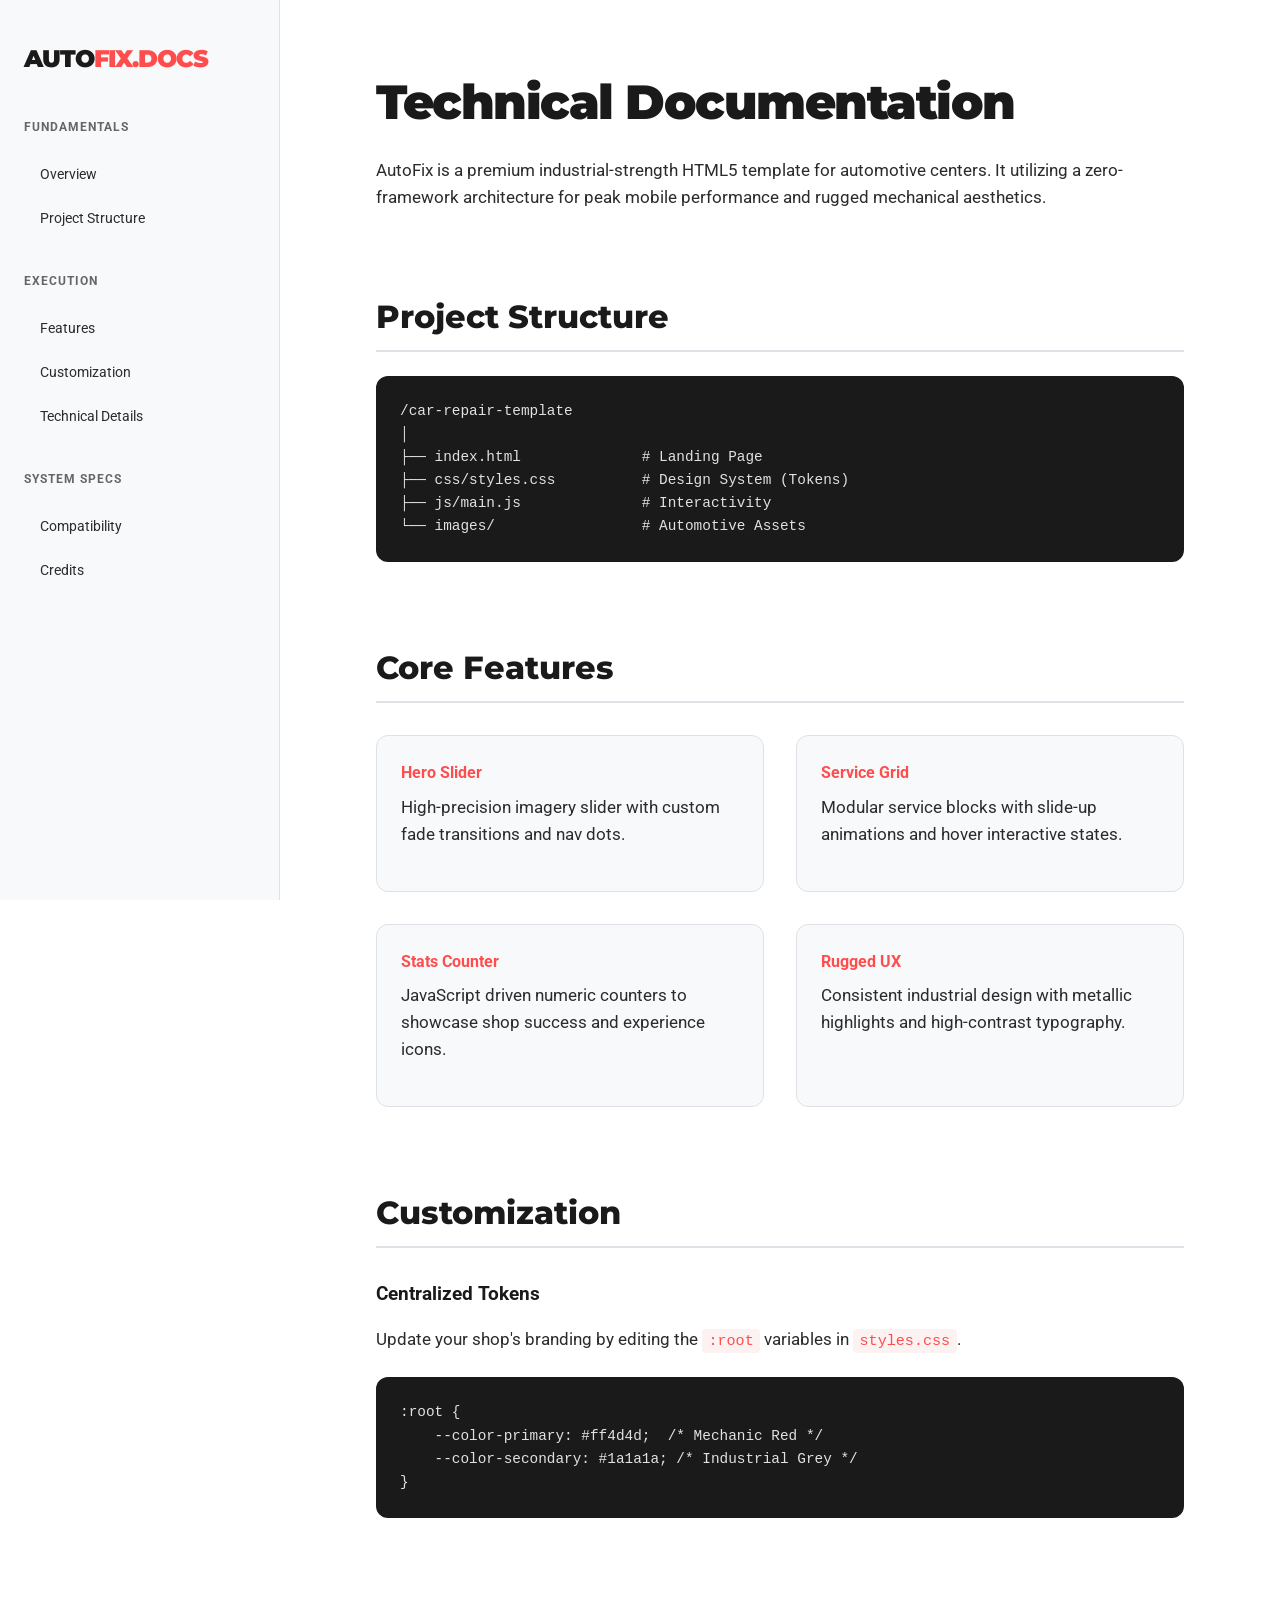
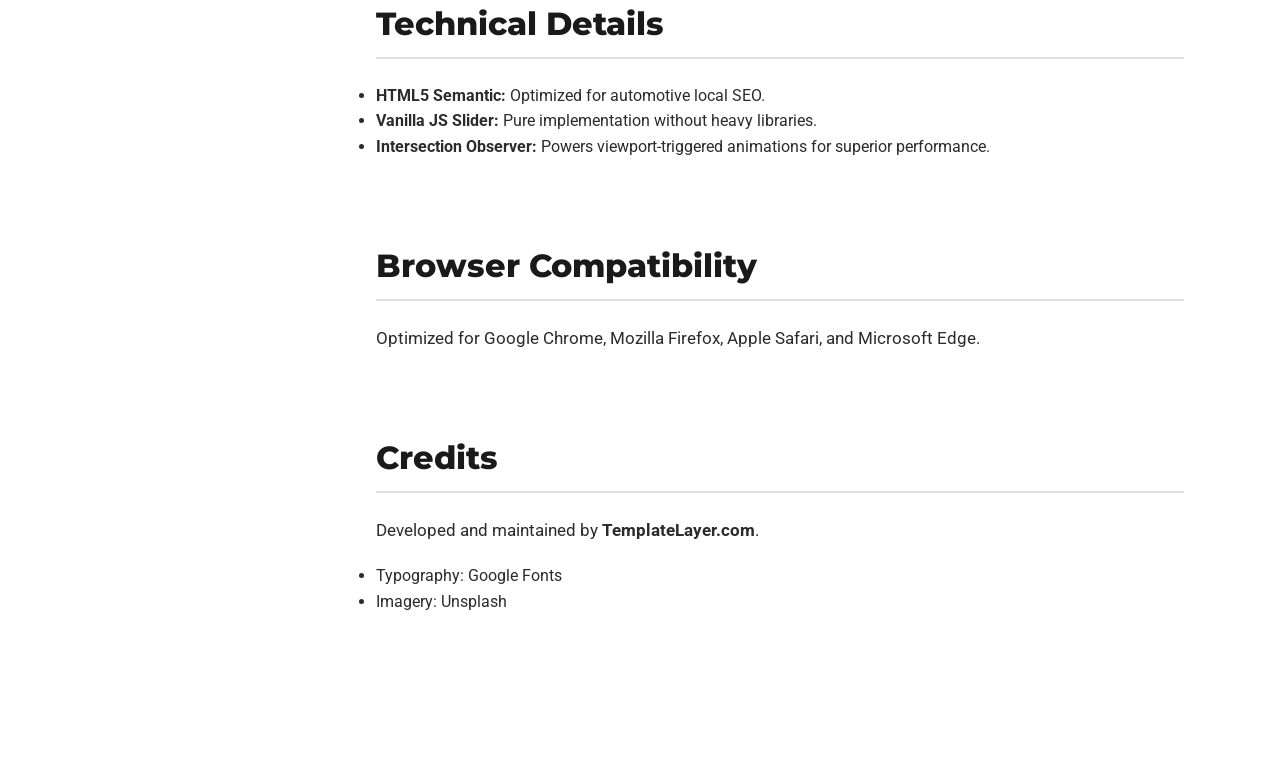
<file: docs/documentation.html>
<!DOCTYPE html>
<html lang="en">
<head>
    <meta charset="UTF-8">
    <meta name="viewport" content="width=device-width, initial-scale=1.0">
    <title>AutoFix Car Repair - Technical Documentation</title>
    <style>
        :root {
            --primary: #ff4d4d;
            --secondary: #1a1a1a;
            --dark: #121212;
            --sidebar-bg: #f8f9fa;
            --text-main: #2b2b2b;
            --text-muted: #666666;
            --bg-body: #ffffff;
            --border-color: #dee2e6;
        }

        * { box-sizing: border-box; margin: 0; padding: 0; }
        
        body {
            font-family: 'Roboto', -apple-system, sans-serif;
            color: var(--text-main);
            background: var(--bg-body);
            line-height: 1.6;
            display: flex;
        }

        /* Sidebar Navigation */
        .doc-sidebar {
            width: 280px;
            height: 100vh;
            background: var(--sidebar-bg);
            border-right: 1px solid var(--border-color);
            position: sticky;
            top: 0;
            padding: 2.5rem 1.5rem;
            overflow-y: auto;
        }

        .sidebar-brand {
            font-family: 'Montserrat', sans-serif;
            font-weight: 900;
            font-size: 1.5rem;
            color: var(--secondary);
            margin-bottom: 2.5rem;
            text-transform: uppercase;
            letter-spacing: -1px;
        }

        .sidebar-brand span { color: var(--primary); }

        .nav-group { margin-bottom: 2rem; }
        .nav-title {
            text-transform: uppercase;
            font-size: 0.75rem;
            font-weight: 700;
            color: var(--text-muted);
            margin-bottom: 1rem;
            letter-spacing: 1px;
        }

        .nav-link {
            display: block;
            padding: 0.6rem 1rem;
            color: var(--text-main);
            text-decoration: none;
            font-size: 0.9rem;
            border-radius: 6px;
            transition: all 0.2s;
            margin-bottom: 2px;
        }

        .nav-link:hover {
            background: rgba(255, 77, 77, 0.1);
            color: var(--primary);
        }

        /* Main Content */
        .doc-content {
            flex: 1;
            padding: 4rem 6rem;
            max-width: 1000px;
        }

        section { margin-bottom: 5rem; scroll-margin-top: 2rem; }
        
        h1 { font-family: 'Montserrat', sans-serif; font-size: 3rem; font-weight: 900; color: var(--secondary); margin-bottom: 1rem; letter-spacing: -1.5px; }
        h2 { font-family: 'Montserrat', sans-serif; font-size: 2rem; font-weight: 800; color: var(--secondary); margin-top: 3rem; margin-bottom: 1.5rem; border-bottom: 2px solid var(--border-color); padding-bottom: 0.5rem; }
        h3 { font-weight: 700; color: var(--secondary); margin-top: 2rem; margin-bottom: 1rem; }
        
        p { margin-bottom: 1.2rem; font-size: 1.05rem; }

        code { background: #fdf2f2; padding: 0.2rem 0.4rem; border-radius: 4px; font-family: 'Monaco', monospace; font-size: 0.9em; color: var(--primary); }
        pre { background: #1a1a1a; color: #e1e1e1; padding: 1.5rem; border-radius: 12px; overflow-x: auto; margin: 1.5rem 0; }
        pre code { background: transparent; color: inherit; padding: 0; }

        .feature-grid { display: grid; grid-template-columns: 1fr 1fr; gap: 2rem; margin-top: 2rem; }
        .feature-box { background: var(--sidebar-bg); padding: 1.5rem; border-radius: 12px; border: 1px solid var(--border-color); }
        .feature-box h4 { margin-bottom: 0.5rem; color: var(--primary); }

        /* Responsive */
        @media (max-width: 1100px) {
            .doc-content { padding: 3rem; }
            .doc-sidebar { width: 240px; }
        }

        @media (max-width: 850px) {
            body { flex-direction: column; }
            .doc-sidebar { width: 100%; height: auto; position: static; padding: 1.5rem; }
            .doc-content { padding: 2rem; }
            .feature-grid { grid-template-columns: 1fr; }
        }
    </style>
    <link href="https://fonts.googleapis.com/css2?family=Montserrat:wght@700;800;900&family=Roboto:wght@400;700&display=swap" rel="stylesheet">
</head>
<body>
    <aside class="doc-sidebar">
        <div class="sidebar-brand">AUTO<span>FIX.DOCS</span></div>
        
        <div class="nav-group">
            <div class="nav-title">Fundamentals</div>
            <a href="#overview" class="nav-link">Overview</a>
            <a href="#structure" class="nav-link">Project Structure</a>
        </div>

        <div class="nav-group">
            <div class="nav-title">Execution</div>
            <a href="#features" class="nav-link">Features</a>
            <a href="#customization" class="nav-link">Customization</a>
            <a href="#technical" class="nav-link">Technical Details</a>
        </div>

        <div class="nav-group">
            <div class="nav-title">System Specs</div>
            <a href="#compatibility" class="nav-link">Compatibility</a>
            <a href="#credits" class="nav-link">Credits</a>
        </div>
    </aside>

    <main class="doc-content">
        <section id="overview">
            <h1>Technical Documentation</h1>
            <p>AutoFix is a premium industrial-strength HTML5 template for automotive centers. It utilizing a zero-framework architecture for peak mobile performance and rugged mechanical aesthetics.</p>
        </section>

        <section id="structure">
            <h2>Project Structure</h2>
            <pre><code>/car-repair-template
│
├── index.html              # Landing Page
├── css/styles.css          # Design System (Tokens)
├── js/main.js              # Interactivity
└── images/                 # Automotive Assets</code></pre>
        </section>

        <section id="features">
            <h2>Core Features</h2>
            <div class="feature-grid">
                <div class="feature-box">
                    <h4>Hero Slider</h4>
                    <p>High-precision imagery slider with custom fade transitions and nav dots.</p>
                </div>
                <div class="feature-box">
                    <h4>Service Grid</h4>
                    <p>Modular service blocks with slide-up animations and hover interactive states.</p>
                </div>
                <div class="feature-box">
                    <h4>Stats Counter</h4>
                    <p>JavaScript driven numeric counters to showcase shop success and experience icons.</p>
                </div>
                <div class="feature-box">
                    <h4>Rugged UX</h4>
                    <p>Consistent industrial design with metallic highlights and high-contrast typography.</p>
                </div>
            </div>
        </section>

        <section id="customization">
            <h2>Customization</h2>
            <h3>Centralized Tokens</h3>
            <p>Update your shop's branding by editing the <code>:root</code> variables in <code>styles.css</code>.</p>
            <pre><code>:root {
    --color-primary: #ff4d4d;  /* Mechanic Red */
    --color-secondary: #1a1a1a; /* Industrial Grey */
}</code></pre>
        </section>

        <section id="technical">
            <h2>Technical Details</h2>
            <ul>
                <li><strong>HTML5 Semantic:</strong> Optimized for automotive local SEO.</li>
                <li><strong>Vanilla JS Slider:</strong> Pure implementation without heavy libraries.</li>
                <li><strong>Intersection Observer:</strong> Powers viewport-triggered animations for superior performance.</li>
            </ul>
        </section>

        <section id="compatibility">
            <h2>Browser Compatibility</h2>
            <p>Optimized for Google Chrome, Mozilla Firefox, Apple Safari, and Microsoft Edge.</p>
        </section>

        <section id="credits">
            <h2>Credits</h2>
            <p>Developed and maintained by <strong>TemplateLayer.com</strong>.</p>
            <ul>
                <li>Typography: Google Fonts</li>
                <li>Imagery: Unsplash</li>
            </ul>
        </section>
    </main>
</body>
</html>
</file>
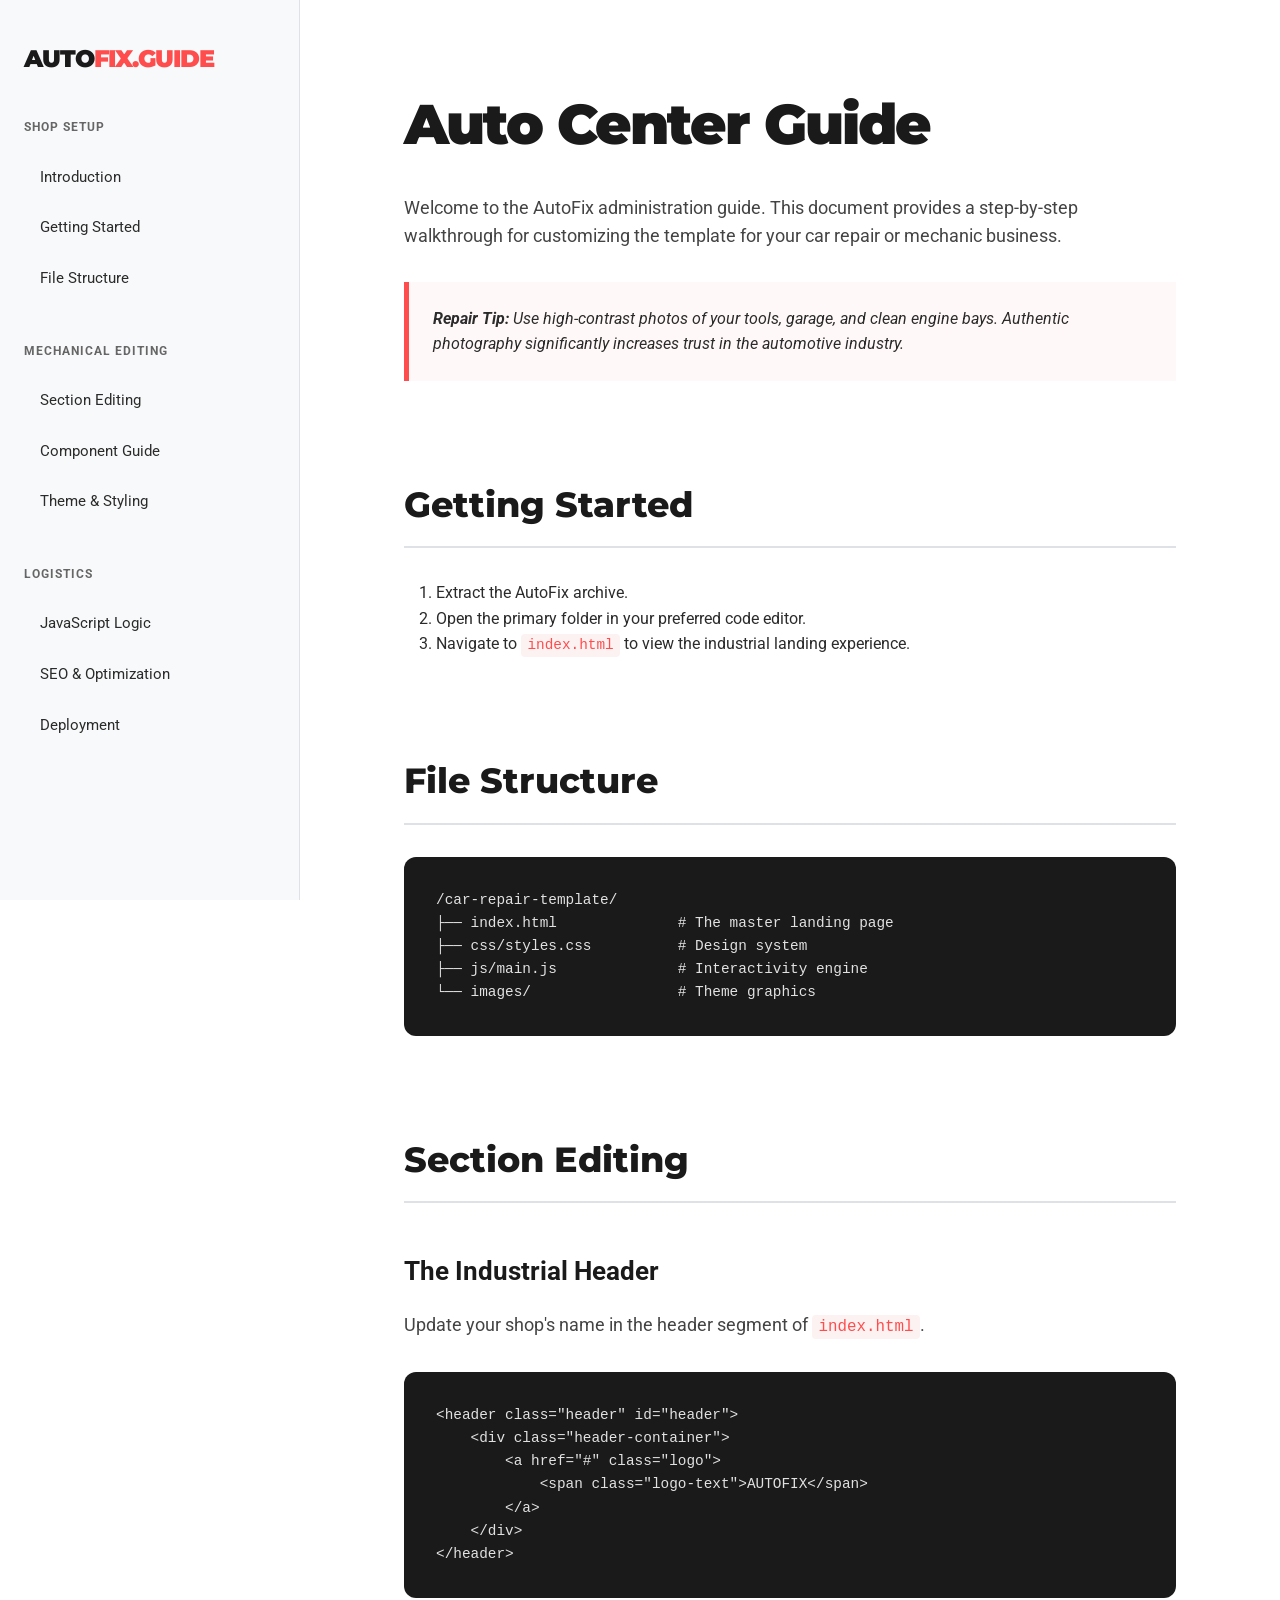
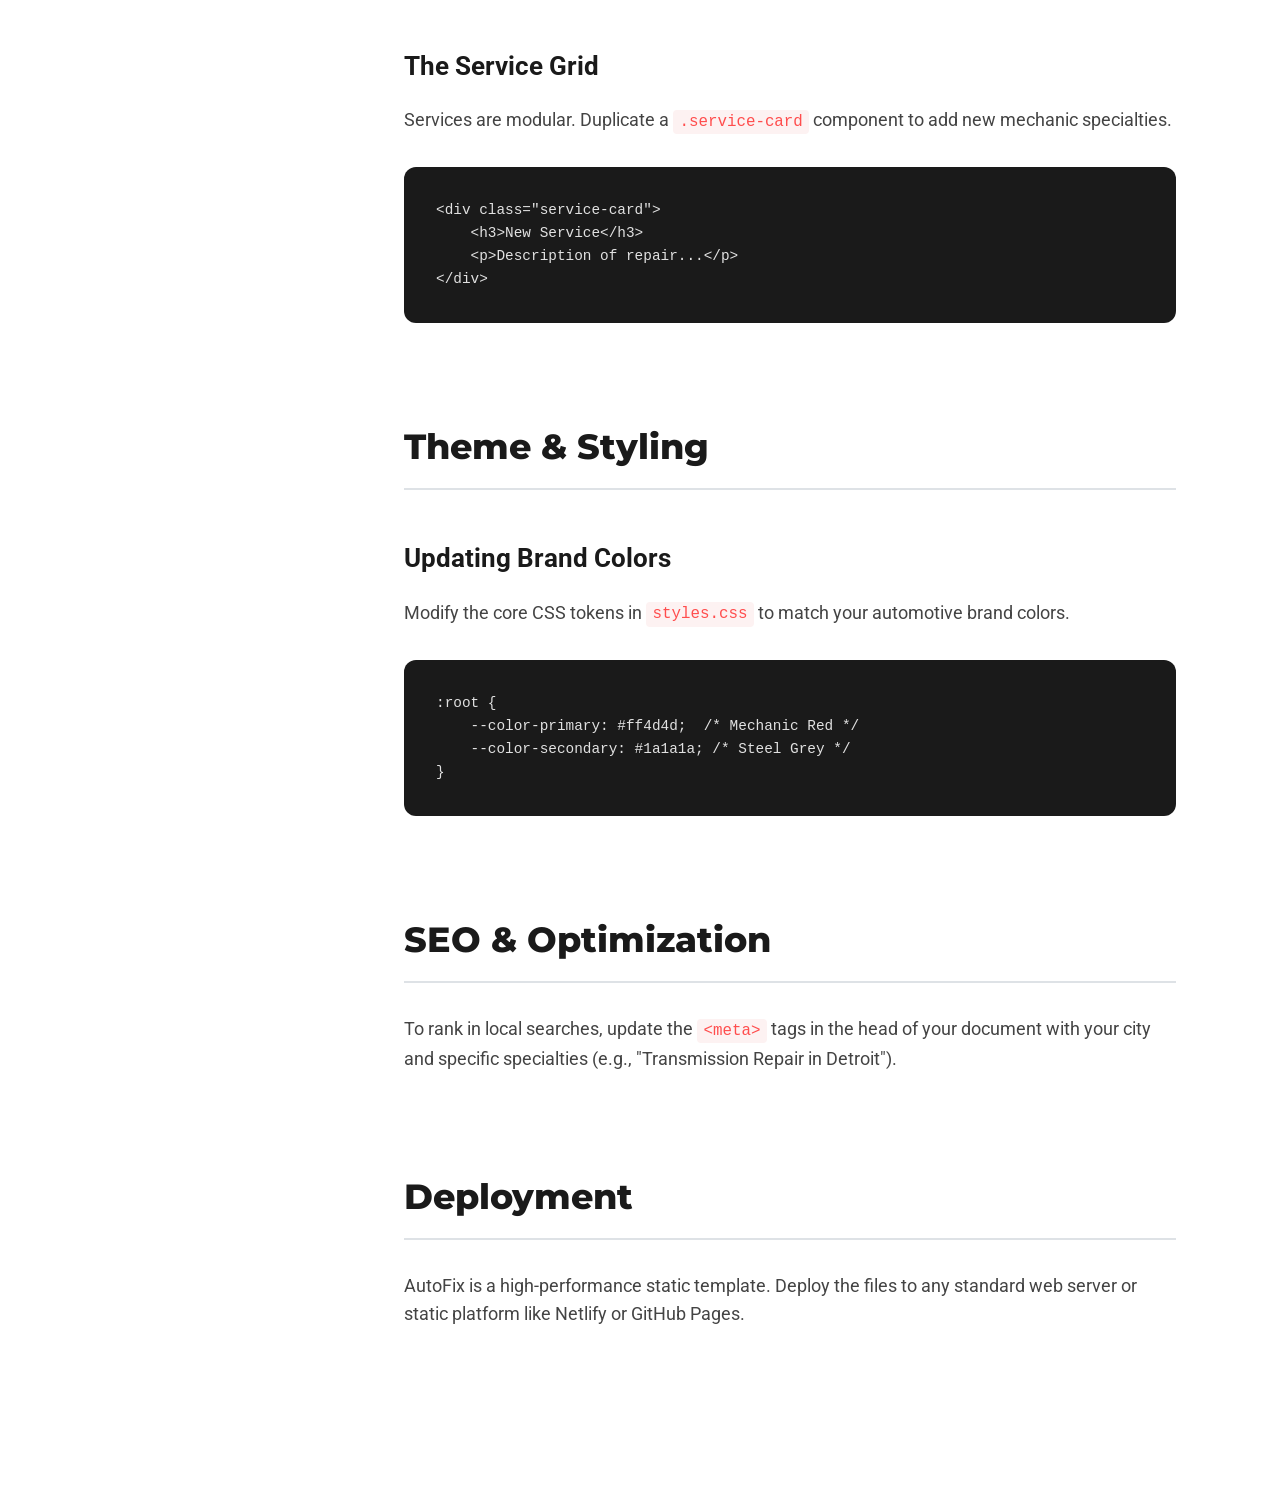
<file: docs/user-guide.html>
<!DOCTYPE html>
<html lang="en">
<head>
    <meta charset="UTF-8">
    <meta name="viewport" content="width=device-width, initial-scale=1.0">
    <title>AutoFix Car Repair - User Guide</title>
    <style>
        :root {
            --primary: #ff4d4d;
            --secondary: #1a1a1a;
            --sidebar-bg: #f8f9fa;
            --text-main: #2b2b2b;
            --text-muted: #666666;
            --bg-body: #ffffff;
            --border-color: #dee2e6;
            --code-bg: #1a1a1a;
        }

        * { box-sizing: border-box; margin: 0; padding: 0; }
        
        body {
            font-family: 'Roboto', -apple-system, sans-serif;
            color: var(--text-main);
            background: var(--bg-body);
            line-height: 1.6;
            display: flex;
        }

        /* Sidebar Navigation */
        .doc-sidebar {
            width: 300px;
            height: 100vh;
            background: var(--sidebar-bg);
            border-right: 1px solid var(--border-color);
            position: sticky;
            top: 0;
            padding: 2.5rem 1.5rem;
            overflow-y: auto;
        }

        .sidebar-brand {
            font-family: 'Montserrat', sans-serif;
            font-weight: 900;
            font-size: 1.5rem;
            color: var(--secondary);
            margin-bottom: 2.5rem;
            text-transform: uppercase;
            letter-spacing: -1px;
        }

        .sidebar-brand span { color: var(--primary); }

        .nav-group { margin-bottom: 2.5rem; }
        .nav-title {
            text-transform: uppercase;
            font-size: 0.75rem;
            font-weight: 700;
            color: var(--text-muted);
            margin-bottom: 1rem;
            letter-spacing: 1px;
        }

        .nav-link {
            display: block;
            padding: 0.7rem 1rem;
            color: var(--text-main);
            text-decoration: none;
            font-size: 0.95rem;
            border-radius: 8px;
            transition: all 0.2s;
            margin-bottom: 4px;
        }

        .nav-link:hover {
            background: rgba(255, 77, 77, 0.1);
            color: var(--primary);
        }

        /* Main Content */
        .doc-content {
            flex: 1;
            padding: 5rem 6.5rem;
            max-width: 1100px;
        }

        section { margin-bottom: 6rem; scroll-margin-top: 2rem; }
        
        h1 { font-family: 'Montserrat', sans-serif; font-size: 3.5rem; font-weight: 900; color: var(--secondary); margin-bottom: 1.5rem; letter-spacing: -2px; }
        h2 { font-family: 'Montserrat', sans-serif; font-size: 2.2rem; font-weight: 800; color: var(--secondary); margin-top: 4rem; margin-bottom: 2rem; border-bottom: 2px solid var(--border-color); padding-bottom: 0.8rem; }
        h3 { font-size: 1.6rem; font-weight: 700; color: var(--secondary); margin-top: 3rem; margin-bottom: 1.2rem; }
        
        p { margin-bottom: 1.5rem; font-size: 1.1rem; color: #444; }

        .service-tip {
            background: #fff8f8;
            border-left: 5px solid var(--primary);
            padding: 1.5rem;
            margin: 2rem 0;
            font-style: italic;
        }

        code { background: #fdf2f2; padding: 0.2rem 0.4rem; border-radius: 4px; font-family: 'Monaco', monospace; font-size: 0.9em; color: var(--primary); }
        pre { background: var(--code-bg); color: #e1e1e1; padding: 2rem; border-radius: 12px; overflow-x: auto; margin: 2rem 0; }
        pre code { background: transparent; color: inherit; padding: 0; }

        /* Responsive */
        @media (max-width: 1100px) {
            .doc-content { padding: 4rem; }
        }

        @media (max-width: 930px) {
            body { flex-direction: column; }
            .doc-sidebar { width: 100%; height: auto; position: static; padding: 2rem; }
            .doc-content { padding: 2.5rem; }
        }
    </style>
    <link href="https://fonts.googleapis.com/css2?family=Montserrat:wght@700;800;900&family=Roboto:wght@400;700&display=swap" rel="stylesheet">
</head>
<body>
    <aside class="doc-sidebar">
        <div class="sidebar-brand">AUTO<span>FIX.GUIDE</span></div>
        
        <div class="nav-group">
            <div class="nav-title">Shop Setup</div>
            <a href="#intro" class="nav-link">Introduction</a>
            <a href="#get-started" class="nav-link">Getting Started</a>
            <a href="#structure" class="nav-link">File Structure</a>
        </div>

        <div class="nav-group">
            <div class="nav-title">Mechanical Editing</div>
            <a href="#sections" class="nav-link">Section Editing</a>
            <a href="#components" class="nav-link">Component Guide</a>
            <a href="#theme" class="nav-link">Theme & Styling</a>
        </div>

        <div class="nav-group">
            <div class="nav-title">Logistics</div>
            <a href="#js" class="nav-link">JavaScript Logic</a>
            <a href="#seo" class="nav-link">SEO & Optimization</a>
            <a href="#deployment" class="nav-link">Deployment</a>
        </div>
    </aside>

    <main class="doc-content">
        <section id="intro">
            <h1>Auto Center Guide</h1>
            <p>Welcome to the AutoFix administration guide. This document provides a step-by-step walkthrough for customizing the template for your car repair or mechanic business.</p>
            <div class="service-tip">
                <strong>Repair Tip:</strong> Use high-contrast photos of your tools, garage, and clean engine bays. Authentic photography significantly increases trust in the automotive industry.
            </div>
        </section>

        <section id="get-started">
            <h2>Getting Started</h2>
            <ol style="margin-left: 2rem;">
                <li>Extract the AutoFix archive.</li>
                <li>Open the primary folder in your preferred code editor.</li>
                <li>Navigate to <code>index.html</code> to view the industrial landing experience.</li>
            </ol>
        </section>

        <section id="structure">
            <h2>File Structure</h2>
            <pre><code>/car-repair-template/
├── index.html              # The master landing page
├── css/styles.css          # Design system
├── js/main.js              # Interactivity engine
└── images/                 # Theme graphics</code></pre>
        </section>

        <section id="sections">
            <h2>Section Editing</h2>
            <h3>The Industrial Header</h3>
            <p>Update your shop's name in the header segment of <code>index.html</code>.</p>
            <pre><code>&lt;header class="header" id="header"&gt;
    &lt;div class="header-container"&gt;
        &lt;a href="#" class="logo"&gt;
            &lt;span class="logo-text"&gt;AUTO<span>FIX</span>&lt;/span&gt;
        &lt;/a&gt;
    &lt;/div&gt;
&lt;/header&gt;</code></pre>

            <h3>The Service Grid</h3>
            <p>Services are modular. Duplicate a <code>.service-card</code> component to add new mechanic specialties.</p>
            <pre><code>&lt;div class="service-card"&gt;
    &lt;h3&gt;New Service&lt;/h3&gt;
    &lt;p&gt;Description of repair...&lt;/p&gt;
&lt;/div&gt;</code></pre>
        </section>

        <section id="theme">
            <h2>Theme & Styling</h2>
            <h3>Updating Brand Colors</h3>
            <p>Modify the core CSS tokens in <code>styles.css</code> to match your automotive brand colors.</p>
            <pre><code>:root {
    --color-primary: #ff4d4d;  /* Mechanic Red */
    --color-secondary: #1a1a1a; /* Steel Grey */
}</code></pre>
        </section>

        <section id="seo">
            <h2>SEO & Optimization</h2>
            <p>To rank in local searches, update the <code>&lt;meta&gt;</code> tags in the head of your document with your city and specific specialties (e.g., "Transmission Repair in Detroit").</p>
        </section>

        <section id="deployment">
            <h2>Deployment</h2>
            <p>AutoFix is a high-performance static template. Deploy the files to any standard web server or static platform like Netlify or GitHub Pages.</p>
        </section>
    </main>
</body>
</html>
</file>
